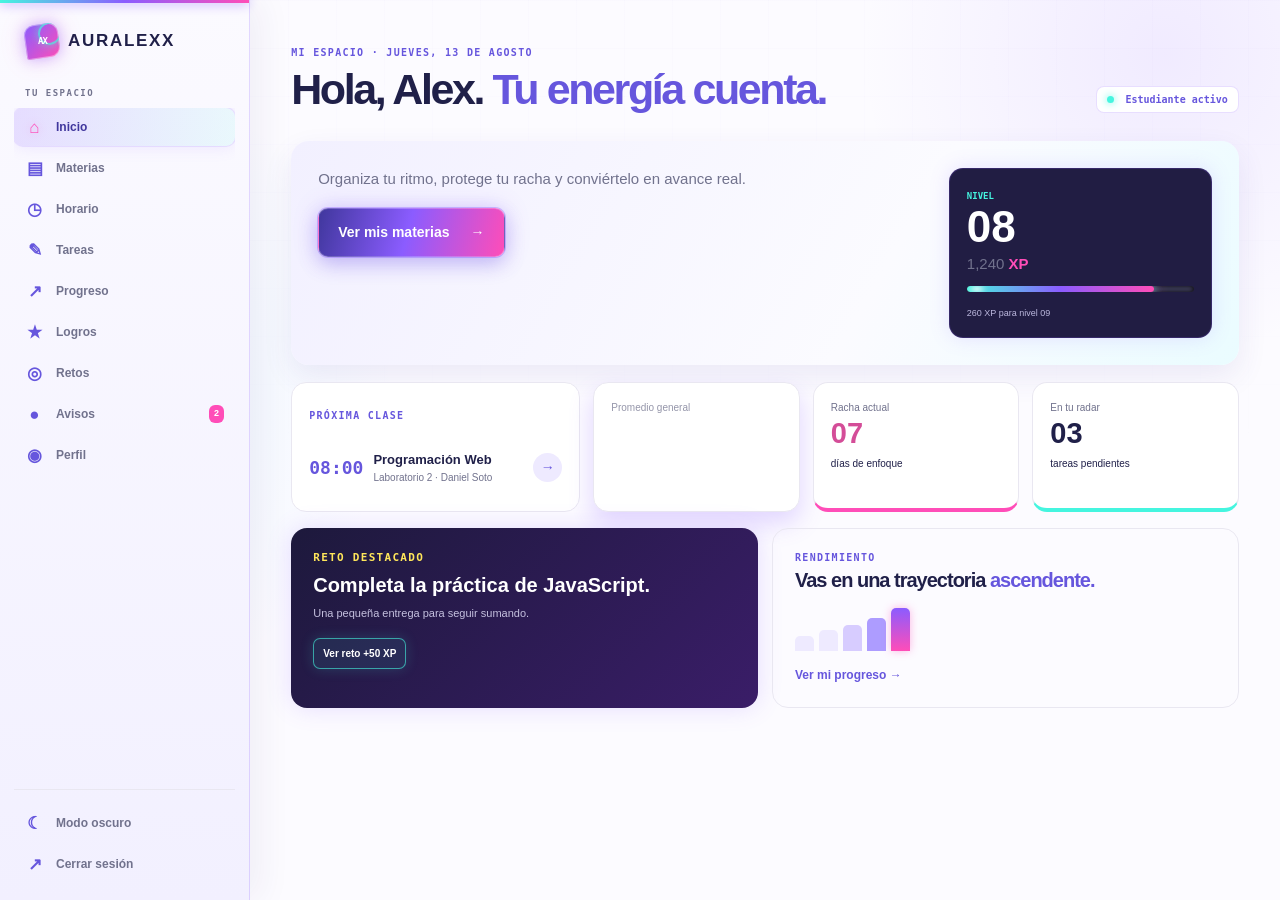
<file: src/index.html>
<!DOCTYPE html>
<html lang="es">
<head>
    <meta charset="UTF-8">
    <meta name="viewport" content="width=device-width, initial-scale=1.0">
    <title>AURALEXX | Aprende. Crea. Evoluciona.</title>
    <link rel="stylesheet" href="css/style.css">
</head>
<body class="dashboard-body sidebar-body">
    <button id="menuToggle" class="menu-toggle" aria-label="Abrir menú" aria-expanded="false">☰</button>
    <div id="sidebarOverlay" class="sidebar-overlay"></div>
    <aside id="sidebar" class="sidebar" aria-label="Navegación principal">
        <a class="brand sidebar-brand" href="#inicio" data-view-link="inicio" aria-label="AURALEXX, inicio"><span class="brand-mark" aria-hidden="true"><i></i><b>AX</b></span><span>AURALEXX</span></a>
        <p class="sidebar-caption">TU ESPACIO</p>
        <nav class="sidebar-nav">
            <button class="sidebar-link active" data-view="inicio"><span>⌂</span>Inicio</button>
            <button class="sidebar-link" data-view="materias"><span>▤</span>Materias</button>
            <button class="sidebar-link" data-view="horario"><span>◷</span>Horario</button>
            <button class="sidebar-link" data-view="tareas"><span>✎</span>Tareas</button>
            <button class="sidebar-link" data-view="progreso"><span>↗</span>Progreso</button>
            <button class="sidebar-link" data-view="logros"><span>★</span>Logros</button>
            <button class="sidebar-link" data-view="retos"><span>◎</span>Retos</button>
            <button class="sidebar-link" data-view="avisos"><span>●</span>Avisos <b>2</b></button>
            <button class="sidebar-link" data-view="perfil"><span>◉</span>Perfil</button>
        </nav>
        <div class="sidebar-bottom">
            <button id="modoBtn" class="sidebar-link mode-link" aria-label="Activar modo oscuro"><span aria-hidden="true">☾</span>Modo oscuro</button>
            <a class="sidebar-link logout-link" href="login.html"><span aria-hidden="true">↗</span>Cerrar sesión</a>
        </div>
    </aside>

    <main class="workspace">
        <section id="inicio" class="view-panel active" data-view-panel="inicio">
            <header class="view-topbar"><div><p class="eyebrow">MI ESPACIO · JUEVES, 13 DE AGOSTO</p><h1>Hola, Alex. <span>Tu energía cuenta.</span></h1></div><div class="top-status"><i></i> Estudiante activo</div></header>
            <div class="home-hero"><div><p>Organiza tu ritmo, protege tu racha y conviértelo en avance real.</p><button class="button button-primary" data-go-to="materias"><span>Ver mis materias</span><span>→</span></button></div><div class="home-level"><span>NIVEL</span><strong>08</strong><p>1,240 <b>XP</b></p><div class="xp-track"><i></i></div><small>260 XP para nivel 09</small></div></div>
            <div class="home-summary">
                <article class="next-class"><p class="eyebrow">PRÓXIMA CLASE</p><time>08:00</time><div><h3>Programación Web</h3><p>Laboratorio 2 · Daniel Soto</p></div><button data-go-to="horario" aria-label="Ver horario">→</button></article>
                <article class="home-stat average-tile"><p>Promedio general</p><strong>92<span>/100</span></strong><small>+4 este período</small></article>
                <article class="home-stat streak-card"><p>Racha actual</p><strong>07</strong><span>días de enfoque</span></article>
                <article class="home-stat task-mini"><p>En tu radar</p><strong>03</strong><span>tareas pendientes</span></article>
            </div>
            <div class="home-bottom">
                <article class="home-challenge"><p class="eyebrow">RETO DESTACADO</p><h2>Completa la práctica de JavaScript.</h2><p>Una pequeña entrega para seguir sumando.</p><button class="challenge-button" data-go-to="retos">Ver reto <span>+50 XP</span></button></article>
                <article class="home-performance"><p class="eyebrow">RENDIMIENTO</p><h2>Vas en una trayectoria <span>ascendente.</span></h2><div class="mini-performance"><i></i><i></i><i></i><i></i><i></i></div><button class="text-link" data-go-to="progreso">Ver mi progreso →</button></article>
            </div>
        </section>

        <section id="materias" class="view-panel" data-view-panel="materias">
            <header class="view-topbar"><div><p class="eyebrow">MI FORMACIÓN</p><h1>Materias que toman <span>forma.</span></h1></div><span class="view-badge">04 activas</span></header>
            <div class="subject-grid view-content">
                <article class="subject-card subject-code"><div class="subject-top"><span class="subject-tag">PROGRAMACIÓN</span><span class="subject-symbol">&lt;/&gt;</span></div><h3>Programación Web</h3><p>Prof. Daniel Soto</p><div class="subject-progress"><span>78% completado</span><div><i style="width:78%"></i></div></div><footer>Próxima: Algoritmos y lógica <b>Hoy · 8:00</b></footer></article>
                <article class="subject-card subject-design"><div class="subject-top"><span class="subject-tag">DISEÑO</span><span class="subject-symbol">✦</span></div><h3>Diseño Web</h3><p>Prof. Carla Mora</p><div class="subject-progress"><span>64% completado</span><div><i style="width:64%"></i></div></div><footer>Próxima: Sistema de color <b>Mañana · 9:00</b></footer></article>
                <article class="subject-card subject-git"><div class="subject-top"><span class="subject-tag">HERRAMIENTAS</span><span class="subject-symbol">⌘</span></div><h3>Git y GitHub</h3><p>Prof. Sergio Vega</p><div class="subject-progress"><span>86% completado</span><div><i style="width:86%"></i></div></div><footer>Próxima: Pull requests <b>Vie · 10:00</b></footer></article>
                <article class="project-card"><p class="eyebrow">PROYECTO INTEGRADOR</p><h3>Portafolio personal</h3><p>Tu espacio para unir lo que estás aprendiendo.</p><span class="project-date">Entrega en 8 días</span><button class="text-link" data-go-to="tareas">Revisar entregables →</button></article>
            </div>
        </section>

        <section id="horario" class="view-panel" data-view-panel="horario">
            <header class="view-topbar"><div><p class="eyebrow">ORGANIZACIÓN</p><h1>Tu semana, <span>sin ruido.</span></h1></div><span class="view-badge today-badge">HOY · JUEVES</span></header>
            <div class="schedule-layout view-content"><div class="schedule-area"><div class="schedule-list"><article class="schedule-now"><time>08:00</time><div><span class="live-label">AHORA</span><h3>Programación Web</h3><p>Laboratorio 2 · Daniel Soto</p></div><button class="circle-button">→</button></article><article><time>09:30</time><div><h3>Diseño Web</h3><p>Virtual · Carla Mora</p></div><span>EN 1 H 30</span></article><article><time>11:00</time><div><h3>Espacio de proyecto</h3><p>Trabajo autónomo</p></div><span>HOY</span></article></div></div><aside class="week-card"><div><p>Esta semana</p><strong>13 <small>— 17 AGO</small></strong></div><div class="week-days"><span><b>L</b><i></i></span><span><b>M</b><i></i></span><span><b>X</b><i></i></span><span class="today"><b>J</b><i></i></span><span><b>V</b><i></i></span></div><p class="week-note"><b>4 sesiones</b> planificadas<br>Tu ritmo va muy bien.</p></aside></div>
        </section>

        <section id="tareas" class="view-panel" data-view-panel="tareas">
            <header class="view-topbar"><div><p class="eyebrow">EN TU RADAR</p><h1>Tareas con <span>intención.</span></h1></div><span class="task-count">03 pendientes</span></header>
            <div class="task-board view-content"><article class="task-priority"><div><span class="priority-label">PRIORIDAD ALTA</span><h3>Proyecto de programación</h3><p>Construye la lógica de validación para el formulario.</p></div><div class="task-meta"><span>Programación Web</span><strong>Entrega mañana</strong></div><button class="task-check" aria-label="Marcar proyecto de programación como completado">✓</button></article><article class="task-row"><span class="task-color coral-dot"></span><div><h3>Diseño de interfaz</h3><p>Diseño Web · Wireframe de la vista móvil</p></div><span class="task-date">LUN · 18 AGO</span><button class="task-check" aria-label="Marcar diseño de interfaz como completado">✓</button></article><article class="task-row"><span class="task-color mint-dot"></span><div><h3>Investigación académica</h3><p>Git y GitHub · Buenas prácticas de ramas</p></div><span class="task-date">MIÉ · 20 AGO</span><button class="task-check" aria-label="Marcar investigación académica como completada">✓</button></article></div>
        </section>

        <section id="progreso" class="view-panel" data-view-panel="progreso">
            <header class="view-topbar"><div><p class="eyebrow">RENDIMIENTO ACADÉMICO</p><h1>Un progreso que <span>se nota.</span></h1></div><span class="view-badge">Promedio 92%</span></header>
            <div class="progress-layout view-content"><article class="progress-card"><div class="progress-header"><div><h2>Evolución académica</h2><p>Tu tendencia mantiene un ritmo positivo.</p></div><strong>92<small>%</small></strong></div><div class="growth-chart"><span>Jun</span><i style="height:42%"></i><span>Jul</span><i style="height:58%"></i><span>Ag</span><i class="current" style="height:83%"></i><span>Meta</span><i class="goal" style="height:92%"></i></div><footer><span>Estado académico</span><b>Excelente rendimiento</b></footer></article><article class="xp-card"><p class="eyebrow">CAMINO AL NIVEL 09</p><h3>Tu energía está creciendo.</h3><div class="xp-amount"><strong id="xpActual">1,240</strong><span>/ 1,500 XP</span></div><div class="xp-track"><i id="xpBar"></i></div><p id="xpMensaje">Te faltan <b>260 XP</b> para desbloquear un nuevo nivel.</p><div class="level-details"><span><b>08</b>Nivel</span><span><b class="streak">07</b> días de racha</span></div></article></div>
        </section>

        <section id="logros" class="view-panel" data-view-panel="logros">
            <header class="view-topbar"><div><p class="eyebrow">TU COLECCIÓN</p><h1>Logros que ya son <span>tuyos.</span></h1></div><span class="view-badge">02 desbloqueados</span></header>
            <div class="achievement-gallery view-content"><article class="achievement unlocked"><span>01</span><div><h3>Primera entrega</h3><p>Completaste tu primera tarea del período.</p><b>DESBLOQUEADO</b></div></article><article class="achievement unlocked fire"><span>07</span><div><h3>Ritmo constante</h3><p>Mantienes 7 días seguidos de enfoque.</p><b>DESBLOQUEADO</b></div></article><article class="achievement locked"><span>★</span><div><h3>Alto rendimiento</h3><p>Alcanza un promedio general de 95%.</p><b>EN PROGRESO · 92%</b></div></article><article class="achievement locked"><span>∞</span><div><h3>Explorador</h3><p>Completa todos los retos de la semana.</p><b>0 / 4 RETOS</b></div></article></div>
        </section>

        <section id="retos" class="view-panel" data-view-panel="retos">
            <header class="view-topbar"><div><p class="eyebrow">ENERGÍA EN ACCIÓN</p><h1>Retos para <span>subir de nivel.</span></h1></div><span class="view-badge neon-badge">+50 XP disponible</span></header>
            <div class="challenges-grid view-content"><article class="daily-challenge"><p class="eyebrow">RETO DEL DÍA</p><span class="challenge-orb">◎</span><h2>Completa la práctica de JavaScript</h2><p>Resuelve los ejercicios de eventos y validación del módulo actual.</p><div><span>RECOMPENSA</span><strong>+50 XP</strong></div><button class="button button-primary challenge-button" type="button">Activar reto <span>→</span></button></article><div class="weekly-challenges"><p class="eyebrow">RETOS SEMANALES</p><article><span>01</span><div><h3>Ordena tus entregas</h3><p>Completa 3 tareas antes de su fecha.</p></div><b>+100 XP</b></article><article><span>02</span><div><h3>Comparte tu avance</h3><p>Actualiza tu portafolio personal.</p></div><b>+75 XP</b></article><article><span>03</span><div><h3>Racha imparable</h3><p>Mantén 10 días consecutivos.</p></div><b>+150 XP</b></article></div></div>
        </section>

        <section id="avisos" class="view-panel" data-view-panel="avisos">
            <header class="view-topbar"><div><p class="eyebrow">ACTUALIZACIONES</p><h1>Lo que necesitas <span>saber.</span></h1></div><span class="view-badge">02 nuevos</span></header>
            <div class="notices-full view-content"><article><span class="notice-dot"></span><div><small>NUEVA ACTIVIDAD · HACE 30 MIN</small><h3>La práctica de JavaScript ya está disponible.</h3><p>Completa los ejercicios de eventos y validación antes del viernes.</p></div></article><article><span class="notice-dot blue"></span><div><small>PRÓXIMA EVALUACIÓN · 22 AGO</small><h3>Diseño Web: repasa la guía de estudio.</h3><p>La evaluación incluirá sistema de color y jerarquía visual.</p></div></article><article><span class="notice-dot lime"></span><div><small>ACTUALIZACIÓN ACADÉMICA</small><h3>Tu asistencia sigue en nivel excelente: 98%.</h3><p>Tu constancia te acerca a un logro especial.</p></div></article></div>
        </section>

        <section id="perfil" class="view-panel" data-view-panel="perfil">
            <header class="view-topbar"><div><p class="eyebrow">MI PERFIL</p><h1>Este avance tiene <span>tu nombre.</span></h1></div><button class="text-link">Editar información →</button></header>
            <div class="profile-layout view-content"><article class="profile-card"><div class="profile-avatar">AA</div><p class="eyebrow">ESTUDIANTE ACTIVO</p><h2>Alex Aguilar</h2><p>Programación Front End · Grupo 08</p><span class="status-dot">Conectado</span></article><div class="profile-info"><article><small>Nivel actual</small><strong>08</strong><span>En crecimiento</span></article><article><small>Experiencia</small><strong>1,240 <em>XP</em></strong><span>Meta: 1,500 XP</span></article><article><small>Racha</small><strong class="streak">07 <em>días</em></strong><span>Tu mejor racha: 12</span></article><article><small>Asistencia</small><strong>98%</strong><span>Excelente registro</span></article><div class="student-details"><p><b>Programa</b> Programación Front End</p><p><b>Correo</b> alex.aguilar@auralexx.edu</p><p><b>Estado</b> Estudiante activo</p></div></div></div>
        </section>
    </main>
    <p id="feedbackXp" class="xp-feedback" role="status" aria-live="polite"></p>
    <script src="js/app.js"></script>
</body>
</html>
</file>
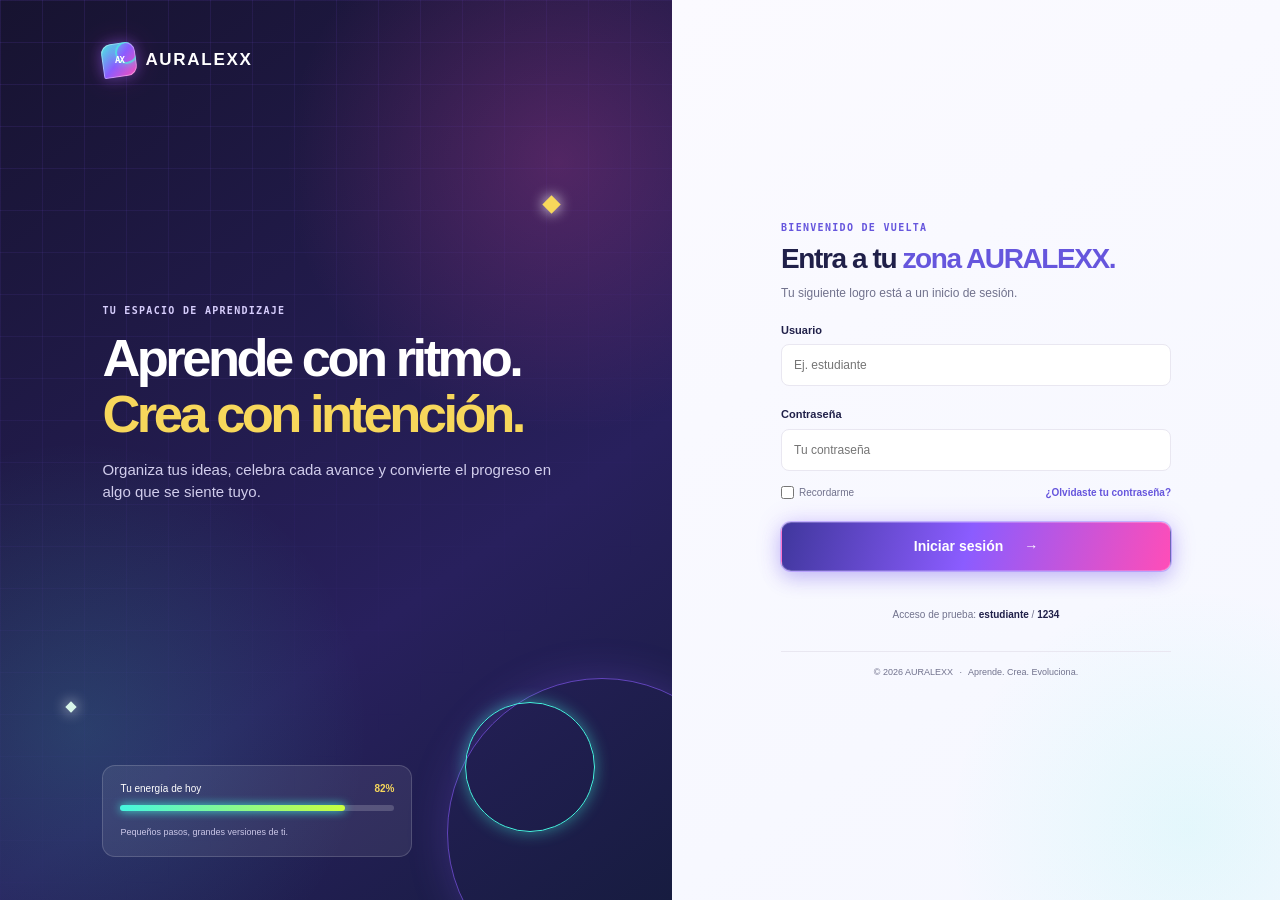
<file: src/login.html>
<!DOCTYPE html>
<html lang="es">
<head>
    <meta charset="UTF-8">
    <meta name="viewport" content="width=device-width, initial-scale=1.0">
    <title>Acceso | AURALEXX</title>
    <link rel="stylesheet" href="css/style.css">
</head>
<body class="login-body neon-login">
    <main class="login-shell">
        <section class="login-intro" aria-label="AURALEXX">
            <a class="brand brand-login" href="login.html" aria-label="AURALEXX, inicio">
                <span class="brand-mark" aria-hidden="true"><i></i><b>AX</b></span>
                <span>AURALEXX</span>
            </a>
            <div class="intro-copy">
                <p class="eyebrow eyebrow-light">TU ESPACIO DE APRENDIZAJE</p>
                <h1>Aprende con ritmo.<br><em>Crea con intención.</em></h1>
                <p>Organiza tus ideas, celebra cada avance y convierte el progreso en algo que se siente tuyo.</p>
            </div>
            <div class="orbit orbit-one" aria-hidden="true"></div>
            <div class="orbit orbit-two" aria-hidden="true"></div>
            <div class="spark spark-one" aria-hidden="true"></div>
            <div class="spark spark-two" aria-hidden="true"></div>
            <div class="intro-meter" aria-label="Progreso de ejemplo">
                <div class="meter-top"><span>Tu energía de hoy</span><strong>82%</strong></div>
                <div class="meter-track"><span></span></div>
                <small>Pequeños pasos, grandes versiones de ti.</small>
            </div>
        </section>

        <section class="login-panel">
            <div class="login-card">
                <p class="eyebrow">BIENVENIDO DE VUELTA</p>
                <h2>Entra a tu <span>zona AURALEXX.</span></h2>
                <p class="login-description">Tu siguiente logro está a un inicio de sesión.</p>

                <form id="loginForm">
                    <div class="field">
                        <label for="usuario">Usuario</label>
                        <input type="text" id="usuario" placeholder="Ej. estudiante" autocomplete="username" required>
                    </div>
                    <div class="field">
                        <label for="password">Contraseña</label>
                        <input type="password" id="password" placeholder="Tu contraseña" autocomplete="current-password" required>
                    </div>
                    <div class="login-options">
                        <label class="remember"><input type="checkbox"><span>Recordarme</span></label>
                        <a href="#recuperar">¿Olvidaste tu contraseña?</a>
                    </div>
                    <button type="submit" class="button button-primary login-button"><span>Iniciar sesión</span><span aria-hidden="true">→</span></button>
                </form>
                <p id="mensajeLogin" class="mensaje-login" role="status" aria-live="polite"></p>
                <p class="login-help">Acceso de prueba: <strong>estudiante</strong> / <strong>1234</strong></p>
                <footer class="login-footer">© 2026 AURALEXX <span>·</span> Aprende. Crea. Evoluciona.</footer>
            </div>
        </section>
    </main>
    <script src="js/app.js"></script>
</body>
</html>
</file>
<file: src/css/style.css>
:root { --ink:#202049; --muted:#71728d; --paper:#fcfbff; --violet:#6656dd; --violet-deep:#40379d; --lilac:#eeeaff; --mint:#d9f6e9; --mint-deep:#16876d; --coral:#ff8178; --sun:#f7d75b; --line:#e9e7f1; --card:#fff; --shadow:0 14px 38px rgba(61,47,118,.08); }
* { box-sizing:border-box; margin:0; }
html { scroll-behavior:smooth; }
body { min-width:320px; overflow-x:hidden; color:var(--ink); background:var(--paper); font:500 14px/1.5 "Segoe UI",Arial,sans-serif; }
button,input { font:inherit; }
button { cursor:pointer; }
a { color:inherit; text-decoration:none; }
.section-wrap { width:min(1160px,88%); margin-inline:auto; }
.eyebrow { color:var(--violet); font:700 10px/1.4 Consolas,monospace; letter-spacing:1.3px; }
.brand { display:inline-flex; align-items:center; gap:9px; color:var(--ink); font-size:17px; font-weight:800; letter-spacing:1.7px; }
.brand-mark { position:relative; display:grid; width:34px; height:34px; place-items:center; overflow:hidden; border-radius:10px 10px 10px 2px; background:var(--violet); color:#fff; transform:rotate(-8deg); }
.brand-mark b { z-index:1; font:800 9px/1 Consolas,monospace; letter-spacing:-1px; transform:rotate(8deg); }.brand-mark i { position:absolute; width:23px;height:23px; border:2px solid #fff; border-radius:50%; opacity:.7; transform:translate(8px,-7px); }
.encabezado { position:sticky;top:0;z-index:10; display:flex;align-items:center;justify-content:space-between; gap:20px; padding:13px 6%; border-bottom:1px solid rgba(233,231,241,.8); background:rgba(252,251,255,.88); backdrop-filter:blur(14px); }
nav { display:flex; gap:21px; overflow:auto; scrollbar-width:none; }nav::-webkit-scrollbar{display:none}nav a { position:relative; padding:5px 0; color:var(--muted); font-size:12px;font-weight:700;white-space:nowrap; }nav a::after { position:absolute;right:0;bottom:0;left:0; height:2px;content:"";border-radius:2px;background:var(--coral);transform:scaleX(0);transition:.2s; }nav a:hover,nav a.activo{color:var(--ink)}nav a.activo::after,nav a:hover::after{transform:scaleX(1)}
.mode-button { display:grid; width:36px;height:36px;place-items:center;border:1px solid var(--line);border-radius:50%;background:var(--card);color:var(--violet);font-size:19px;transition:.2s; }.mode-button:hover{transform:rotate(15deg);border-color:var(--violet)}
.hero { position:relative; display:grid;grid-template-columns:1.4fr .62fr; gap:70px;align-items:center;min-height:395px;padding-block:74px 56px; }.hero::before { position:absolute;top:55px;right:29%;width:38px;height:38px;content:"";border:7px solid var(--sun);border-radius:50%; }.hero::after { position:absolute;top:109px;right:-2%;width:170px;height:170px;content:"";border-radius:44% 56% 53% 47%;background:var(--lilac);z-index:-1; }
.hero h1 { max-width:690px;margin:11px 0 17px;font-size:clamp(35px,4.8vw,61px);line-height:1.08;letter-spacing:-3.5px; }.hero h1 span { color:var(--violet); }.hero-text { max-width:540px;color:var(--muted);font-size:16px; }.button { display:inline-flex;align-items:center;justify-content:center;gap:21px;margin-top:26px;padding:13px 19px;border:0;border-radius:10px;font-weight:800;transition:transform .2s,box-shadow .2s; }.button:hover{transform:translateY(-2px)}.button-primary{color:#fff;background:var(--violet);box-shadow:0 9px 20px rgba(102,86,221,.22)}.button-primary:hover{background:var(--violet-deep);box-shadow:0 12px 25px rgba(102,86,221,.28)}
.hero-pulse { align-self:end;padding:22px;border:1px solid #dcd6ff;border-radius:18px;background:#f4f1ff;transform:rotate(2deg); }.hero-pulse p{font-size:11px;color:var(--muted)}.hero-pulse strong{display:block;margin-top:2px;font-size:20px}.pulse-bars{display:flex;align-items:end;gap:5px;height:43px;margin:14px 0}.pulse-bars i{width:10px;border-radius:5px 5px 2px 2px;background:var(--violet)}.pulse-bars i:nth-child(1){height:27%}.pulse-bars i:nth-child(2){height:45%}.pulse-bars i:nth-child(3){height:63%}.pulse-bars i:nth-child(4){height:42%}.pulse-bars i:nth-child(5){height:78%}.pulse-bars i:nth-child(6){height:68%}.pulse-bars i:nth-child(7){height:100%;background:var(--coral)}.hero-pulse span{color:var(--muted);font-size:11px}.hero-pulse b{display:inline-block;width:7px;height:7px;border-radius:50%;background:var(--mint-deep)}
.student-strip { display:flex;align-items:center;gap:28px;margin-top:-12px;padding:17px 21px;border:1px solid var(--line);border-radius:16px;background:var(--card);box-shadow:var(--shadow); }.student-main{display:flex;align-items:center;gap:13px;min-width:270px}.avatar{display:grid;width:47px;height:47px;place-items:center;border-radius:15px;background:#ffede5;color:#d95950;font-weight:800}.student-main h2{font-size:17px;letter-spacing:-.6px}.student-main span{color:var(--muted);font-size:11px}.student-data{display:flex;flex:1;justify-content:space-around;border-left:1px solid var(--line)}.student-data div{padding-left:22px}.student-data small{display:block;color:var(--muted);font-size:10px}.student-data strong{font-size:18px}.student-data em{color:var(--muted);font-size:10px;font-style:normal}.streak{color:#e66259}.status-dot{margin-left:auto;color:var(--mint-deep);font-size:11px;font-weight:800}.status-dot::before{display:inline-block;width:7px;height:7px;margin-right:6px;content:"";border-radius:50%;background:var(--mint-deep)}
.snapshot { display:grid;grid-template-columns:1.3fr 1fr 1fr .75fr;gap:14px;margin-top:26px; }.snapshot article { min-height:146px;padding:19px;border-radius:16px; }.average-tile{color:#fff;background:var(--violet)}.average-tile p{font-size:11px;opacity:.75}.average-tile div:not(.mini-line){margin:2px 0}.average-tile strong{font-size:43px;line-height:1}.average-tile span{font-size:12px;opacity:.65}.average-tile small{font-size:10px}.mini-line{display:flex;align-items:end;gap:3px;height:15px;margin-top:6px}.mini-line i{width:15px;background:#fff;border-radius:3px 3px 0 0}.mini-line i:nth-child(1){height:35%;opacity:.5}.mini-line i:nth-child(2){height:58%;opacity:.55}.mini-line i:nth-child(3){height:48%;opacity:.65}.mini-line i:nth-child(4){height:77%;opacity:.78}.mini-line i:nth-child(5){height:65%;opacity:.85}.mini-line i:nth-child(6){height:100%}
.compact-stat{display:flex;align-items:center;gap:13px;border:1px solid var(--line);background:var(--card)}.compact-stat.mint{border-bottom:4px solid var(--mint-deep)}.compact-stat.coral{border-bottom:4px solid var(--coral)}.stat-icon{display:grid;width:37px;height:37px;place-items:center;border-radius:50%;background:var(--lilac);font:700 11px 'DM Mono',monospace;color:var(--violet)}.compact-stat p,.attendance-tile p{color:var(--muted);font-size:10px}.compact-stat strong{display:block;font-size:13px}.attendance-tile{background:var(--sun)}.attendance-tile strong{display:block;margin-top:4px;font-size:35px;line-height:1}.attendance-tile span{font-size:10px}
.section-block{margin-top:76px}.section-heading{display:flex;align-items:end;justify-content:space-between;gap:20px;margin-bottom:22px}.section-heading h2{margin-top:4px;font-size:26px;letter-spacing:-1.3px}.text-link{color:var(--violet);font-size:12px;font-weight:800}.text-link span{padding-left:4px}
.subject-grid{display:grid;grid-template-columns:repeat(3,1fr);gap:14px}.subject-card,.project-card{min-height:263px;padding:21px;border-radius:17px}.subject-card{border:1px solid var(--line);background:var(--card);transition:transform .25s,box-shadow .25s}.subject-card:hover{box-shadow:var(--shadow);transform:translateY(-4px)}.subject-top{display:flex;justify-content:space-between;align-items:start}.subject-tag{font:700 9px 'DM Mono',monospace;letter-spacing:.8px}.subject-symbol{display:grid;width:36px;height:36px;place-items:center;border-radius:11px;font-size:17px}.subject-card h3{margin-top:34px;font-size:19px;letter-spacing:-.8px}.subject-card>p{color:var(--muted);font-size:11px}.subject-progress{margin-top:28px}.subject-progress span{display:block;margin-bottom:6px;font-size:10px}.subject-progress div,.xp-track{height:6px;overflow:hidden;border-radius:8px;background:#eeeef4}.subject-progress i,.xp-track i{display:block;height:100%;border-radius:inherit}.subject-card footer{display:flex;justify-content:space-between;gap:8px;margin-top:15px;padding-top:12px;border-top:1px solid var(--line);color:var(--muted);font-size:9px}.subject-card footer b{color:var(--ink);font-weight:800}.subject-code{border-top:4px solid var(--violet)}.subject-code .subject-symbol{background:var(--lilac);color:var(--violet)}.subject-code .subject-progress i{background:var(--violet)}.subject-design{border-top:4px solid var(--coral)}.subject-design .subject-symbol{background:#ffede5;color:#df554b}.subject-design .subject-progress i{background:var(--coral)}.subject-git{border-top:4px solid var(--mint-deep)}.subject-git .subject-symbol{background:var(--mint);color:var(--mint-deep)}.subject-git .subject-progress i{background:var(--mint-deep)}.project-card{position:relative;overflow:hidden;grid-column:span 3;min-height:153px;color:#fff;background:var(--ink)}.project-card::after{position:absolute;right:-24px;bottom:-54px;width:165px;height:165px;content:"";border:23px solid var(--coral);border-radius:45% 55% 53% 47%;transform:rotate(30deg)}.project-card .eyebrow{color:#f7d75b}.project-card h3{margin:5px 0;font-size:20px}.project-card>p{color:#c8c7da;font-size:12px}.project-date{display:inline-block;margin-top:12px;padding:4px 8px;border-radius:5px;background:rgba(255,255,255,.12);font-size:10px;font-weight:800}.project-card a{position:absolute;right:27px;bottom:24px;z-index:1;color:#fff;font-size:12px;font-weight:800}
.schedule-layout{display:grid;grid-template-columns:1.55fr .75fr;gap:18px}.schedule-list{border-top:1px solid var(--line)}.schedule-list article{display:grid;grid-template-columns:72px 1fr auto;align-items:center;gap:14px;min-height:78px;border-bottom:1px solid var(--line)}.schedule-list time{font:700 13px 'DM Mono',monospace;color:var(--muted)}.schedule-list h3{font-size:14px}.schedule-list p{color:var(--muted);font-size:11px}.schedule-list>article>span{color:var(--muted);font:700 9px 'DM Mono',monospace}.schedule-now{margin-inline:-12px;padding-inline:12px;border:1px solid #ddd6ff!important;border-radius:12px;background:#f8f6ff}.live-label{color:var(--violet);font:700 9px 'DM Mono',monospace}.circle-button{display:grid;width:31px;height:31px;place-items:center;border:0;border-radius:50%;background:var(--violet);color:#fff}.week-card{padding:22px;border-radius:17px;background:var(--mint)}.week-card>div:first-child{display:flex;justify-content:space-between}.week-card>div p{font-size:11px}.week-card strong{font-size:14px}.week-card strong small{font-weight:500}.week-days{display:flex;justify-content:space-between;margin-top:38px}.week-days span{text-align:center;font-size:10px}.week-days b{display:grid;width:26px;height:26px;place-items:center;margin-bottom:7px;border-radius:50%;font-weight:700}.week-days i{display:block;width:5px;height:5px;margin:auto;border-radius:50%;background:#7fcfb3}.week-days .today b{color:#fff;background:var(--mint-deep)}.week-days .today i{background:var(--coral)}.week-note{margin-top:21px;padding-top:14px;border-top:1px solid rgba(22,135,109,.2);font-size:11px}.week-note b{color:var(--mint-deep)}
.progress-layout{display:grid;grid-template-columns:1.1fr .9fr;gap:16px}.progress-card,.xp-card{padding:25px;border:1px solid var(--line);border-radius:17px;background:var(--card)}.progress-header{display:flex;justify-content:space-between;gap:20px}.progress-header h2{max-width:350px;font-size:23px;line-height:1.15;letter-spacing:-1px}.progress-header p{margin-top:5px;color:var(--muted);font-size:11px}.progress-header>strong{font-size:43px;color:var(--violet);line-height:1}.progress-header small{font-size:14px}.growth-chart{display:grid;grid-template-columns:repeat(4,1fr);grid-template-rows:95px 18px;align-items:end;gap:9px;margin-top:27px;padding-inline:8px;border-bottom:1px solid var(--line)}.growth-chart i{width:100%;border-radius:6px 6px 0 0;background:#d8d2fb}.growth-chart i.current{background:var(--violet)}.growth-chart i.goal{border:2px dashed var(--mint-deep);background:transparent}.growth-chart span{color:var(--muted);font-size:9px}.progress-card footer{display:flex;justify-content:space-between;margin-top:18px;font-size:11px}.progress-card footer span{color:var(--muted)}.progress-card footer b{color:var(--mint-deep)}.xp-card{color:#fff;border:0;background:var(--ink)}.xp-card .eyebrow{color:var(--sun)}.xp-card h3{margin:8px 0 22px;font-size:22px;letter-spacing:-1px}.xp-amount strong{font-size:34px}.xp-amount span{color:#aaa8c3;font-size:11px}.xp-track{margin:10px 0 9px;background:#444363}.xp-track i{width:82.6%;background:var(--sun)}.xp-card>p:not(.eyebrow){color:#bbb9cf;font-size:11px}.xp-card>p b{color:#fff}.challenge{display:grid;grid-template-columns:1fr auto;gap:3px 10px;margin-top:21px;padding-top:15px;border-top:1px solid #464460}.challenge span{color:var(--sun);font:700 9px 'DM Mono',monospace}.challenge strong{font-size:11px}.challenge-button{grid-row:span 2;align-self:center;padding:7px 9px;border:1px solid #78739d;border-radius:7px;background:transparent;color:#fff;font-size:10px;font-weight:800}.challenge-button.activated{border-color:var(--mint-deep);color:#9be4cc}
.task-count{padding:5px 8px;border-radius:5px;background:#ffede5;color:#c64f46;font:700 10px 'DM Mono',monospace}.task-board{border:1px solid var(--line);border-radius:17px;background:var(--card);overflow:hidden}.task-board article{display:grid;grid-template-columns:1fr auto auto;align-items:center;gap:18px;padding:19px 22px}.task-priority{background:#fff8ea}.priority-label{color:#bd7712;font:700 9px 'DM Mono',monospace}.task-board h3{font-size:14px}.task-board p{color:var(--muted);font-size:11px}.task-meta{text-align:right}.task-meta span,.task-meta strong{display:block;font-size:10px}.task-meta strong{color:#dc574d}.task-check{display:grid;width:27px;height:27px;place-items:center;border:1px solid #d5d2e3;border-radius:50%;background:#fff;color:transparent;transition:.2s}.task-check:hover,.completed .task-check{border-color:var(--mint-deep);background:var(--mint);color:var(--mint-deep)}.completed h3,.completed p{text-decoration:line-through;opacity:.55}.task-row{grid-template-columns:11px 1fr auto auto!important;border-top:1px solid var(--line)}.task-color{width:8px;height:8px;border-radius:50%}.coral-dot{background:var(--coral)}.mint-dot{background:var(--mint-deep)}.task-date{color:var(--muted);font:700 10px 'DM Mono',monospace}
.bottom-grid{display:grid;grid-template-columns:1.35fr .65fr;gap:17px;margin-bottom:70px}.achievement-row{display:grid;grid-template-columns:repeat(3,1fr);gap:12px}.achievement{display:flex;align-items:center;gap:10px;padding:13px;border:1px solid var(--line);border-radius:13px}.achievement>span{display:grid;width:32px;height:32px;place-items:center;border-radius:9px;background:var(--lilac);color:var(--violet);font:700 11px 'DM Mono',monospace}.achievement.fire>span{background:#ffede5;color:#d95348}.achievement h3{font-size:11px}.achievement p{color:var(--muted);font-size:9px}.achievement.locked{opacity:.55}.achievement.locked>span{background:#eeeef4;color:#73728c}.notices{padding:20px;border-radius:17px;background:#f3f1fa}.notices article{display:flex;gap:9px;margin-top:16px}.notice-dot{width:7px;height:7px;flex:0 0 7px;margin-top:5px;border-radius:50%;background:var(--coral)}.notice-dot.blue{background:var(--violet)}.notices small{color:var(--violet);font:700 8px 'DM Mono',monospace}.notices h3{font-size:11px;line-height:1.35}.notices p{color:var(--muted);font-size:9px}.site-footer{display:flex;align-items:center;justify-content:space-between;padding:24px 6%;border-top:1px solid var(--line);background:#fff}.site-footer p,.site-footer>span{color:var(--muted);font-size:11px}.site-footer .brand{font-size:14px}.site-footer .brand-mark{width:27px;height:27px;border-radius:8px}.site-footer .brand-mark i{width:18px;height:18px}.site-footer .brand-mark b{font-size:7px}
/* Login */
.login-body{background:#252158}.login-shell{display:grid;grid-template-columns:1.05fr .95fr;min-height:100svh}.login-intro{position:relative;display:flex;flex-direction:column;overflow:hidden;padding:43px clamp(30px,8vw,120px);color:#fff;background:#252158}.brand-login{color:#fff}.brand-login .brand-mark{background:var(--coral)}.intro-copy{max-width:545px;margin:auto 0}.eyebrow-light{color:#d6cdfc}.intro-copy h1{margin:12px 0 17px;font-size:clamp(36px,4.1vw,57px);line-height:1.06;letter-spacing:-3.5px}.intro-copy em{color:var(--sun);font-style:normal}.intro-copy>p:last-child{max-width:450px;color:#d1cdec;font-size:15px}.orbit{position:absolute;border:1px solid rgba(255,255,255,.18);border-radius:50%;pointer-events:none}.orbit-one{right:-85px;bottom:-88px;width:310px;height:310px}.orbit-two{right:77px;bottom:68px;width:130px;height:130px;border-color:rgba(247,215,91,.55)}.spark{position:absolute;width:13px;height:13px;background:var(--sun);transform:rotate(45deg)}.spark-one{right:17%;top:22%}.spark-two{bottom:21%;left:10%;width:8px;height:8px;background:var(--mint)}.intro-meter{position:relative;z-index:1;max-width:310px;margin-top:34px;padding:15px 17px;border:1px solid rgba(255,255,255,.16);border-radius:13px;background:rgba(255,255,255,.08)}.meter-top{display:flex;justify-content:space-between;font-size:10px}.meter-top strong{color:var(--sun)}.meter-track{height:6px;margin:9px 0;background:rgba(255,255,255,.18);border-radius:8px}.meter-track span{display:block;width:82%;height:100%;border-radius:inherit;background:var(--sun)}.intro-meter small{color:#cbc7e8;font-size:9px}.login-panel{display:grid;place-items:center;padding:32px;background:var(--paper)}.login-card{width:min(390px,100%)}.login-card h2{margin:8px 0;font-size:28px;line-height:1.17;letter-spacing:-1.4px}.login-card h2 span{color:var(--violet)}.login-description{color:var(--muted);font-size:12px}.field{margin-top:20px}.field label{display:block;margin-bottom:6px;font-size:11px;font-weight:800}.field input{width:100%;padding:11px 12px;border:1px solid var(--line);border-radius:8px;outline:0;background:#fff;color:var(--ink);font-size:12px;transition:.2s}.field input:focus{border-color:var(--violet);box-shadow:0 0 0 3px var(--lilac)}.login-options{display:flex;justify-content:space-between;gap:10px;margin-top:14px;font-size:10px}.remember{display:flex;align-items:center;gap:5px;color:var(--muted)}.remember input{accent-color:var(--violet)}.login-options a{color:var(--violet);font-weight:800}.login-button{width:100%;margin-top:22px}.mensaje-login{min-height:20px;margin-top:11px;font-size:10px;font-weight:700}.mensaje-login.success{color:var(--mint-deep)}.mensaje-login.error{color:#cc5147}.login-help{margin-top:5px;color:var(--muted);font-size:10px;text-align:center}.login-help strong{color:var(--ink)}.login-footer{margin-top:29px;padding-top:14px;border-top:1px solid var(--line);color:var(--muted);font-size:9px;text-align:center}.login-footer span{padding-inline:4px}
/* Dark mode */
body.modo-oscuro{--ink:#f0effa;--muted:#aaa9bd;--paper:#171625;--violet:#a99cff;--violet-deep:#c3bbff;--lilac:#2a2743;--mint:#1d4d43;--mint-deep:#70d4b6;--coral:#ff9b94;--sun:#f5d86e;--line:#343246;--card:#211f31;--shadow:0 14px 38px rgba(0,0,0,.24)}body.modo-oscuro .encabezado{background:rgba(23,22,37,.88)}body.modo-oscuro .mode-button{background:var(--card)}body.modo-oscuro .subject-card,body.modo-oscuro .progress-card,body.modo-oscuro .task-board,body.modo-oscuro .student-strip{background:var(--card)}body.modo-oscuro .schedule-now{background:#2a2743;border-color:#49446a!important}body.modo-oscuro .week-card{background:#1e4039}body.modo-oscuro .notices{background:#29263c}body.modo-oscuro .task-priority{background:#383022}body.modo-oscuro .task-check{background:var(--card)}body.modo-oscuro .site-footer{background:#151421}.modo-oscuro .login-panel{background:var(--paper)}.modo-oscuro .field input{background:#29273a;color:var(--ink)}
@media (max-width:900px){.encabezado{padding-inline:4%}.hero{gap:34px}.student-strip{flex-wrap:wrap}.student-data{min-width:50%}.snapshot{grid-template-columns:repeat(2,1fr)}.schedule-layout,.progress-layout,.bottom-grid{grid-template-columns:1fr}.week-card{display:grid;grid-template-columns:1fr 1.4fr 1fr;align-items:center;gap:18px}.week-days{margin:0}.week-note{margin:0;padding:0;border:0}.login-shell{grid-template-columns:.9fr 1.1fr}.login-intro{padding-inline:45px}}
@media (max-width:650px){.encabezado{gap:10px;padding:11px 5%}.brand{font-size:14px}.brand-mark{width:29px;height:29px}nav{order:3;width:100%;gap:17px}.hero{grid-template-columns:1fr;padding-block:55px 35px}.hero::before{right:14%;top:30px}.hero-pulse{max-width:260px;margin-top:4px}.student-strip{margin-top:0}.student-data{width:100%;min-width:100%;padding-top:12px;border-top:1px solid var(--line);border-left:0}.student-data div{padding-left:0}.status-dot{margin-left:0}.snapshot{grid-template-columns:1fr 1fr}.average-tile{grid-column:span 2}.section-block{margin-top:55px}.section-heading h2{font-size:22px}.subject-grid{grid-template-columns:1fr}.project-card{grid-column:span 1}.project-card a{right:20px}.schedule-list article{grid-template-columns:55px 1fr auto}.week-card{grid-template-columns:1fr;padding:20px}.week-days{margin-top:5px}.week-note{margin-top:5px;padding-top:12px;border-top:1px solid rgba(22,135,109,.2)}.progress-header{align-items:end}.task-board article{padding:16px}.task-priority{grid-template-columns:1fr auto}.task-meta{grid-column:1;text-align:left}.task-row{grid-template-columns:8px 1fr auto!important}.task-date{display:none}.achievement-row{grid-template-columns:1fr}.site-footer{align-items:flex-start;flex-direction:column;gap:7px}.login-shell{display:block}.login-intro{min-height:360px;padding:30px}.intro-copy{margin:auto 0 0}.intro-copy h1{font-size:37px}.intro-meter{margin-top:22px}.login-panel{padding:42px 25px}.login-card{max-width:420px}.login-card h2{font-size:26px}}
@media (prefers-reduced-motion:reduce){*,*::before,*::after{scroll-behavior:auto!important;transition:none!important}}

/* ============================================================
   AURALEXX · EVOLUCIÓN NEÓN
   La energía vive en los acentos, conservando superficies claras.
   ============================================================ */
:root {
  --neon-violet:#8b5cff; --neon-blue:#3bbcff; --neon-pink:#ff4db8;
  --neon-lime:#c9ff3f; --neon-yellow:#ffe65a; --neon-cyan:#45f5df;
}
.dashboard-body { background-image:radial-gradient(circle at 91% 6%,rgba(139,92,255,.10),transparent 19rem),radial-gradient(circle at 6% 43%,rgba(59,188,255,.08),transparent 20rem); }
.dashboard-body::before { position:fixed;z-index:-1;inset:0;pointer-events:none;content:"";opacity:.32;background-image:linear-gradient(rgba(102,86,221,.045) 1px,transparent 1px),linear-gradient(90deg,rgba(102,86,221,.045) 1px,transparent 1px);background-size:48px 48px;mask-image:linear-gradient(to bottom,black,transparent 70%); }

/* Marca y navegación */
.brand { transition:filter .28s ease,transform .28s ease; }
.brand:hover { filter:drop-shadow(0 0 8px rgba(139,92,255,.55));transform:translateY(-1px); }
.brand-mark { background:linear-gradient(135deg,var(--neon-violet),var(--neon-pink));box-shadow:0 0 0 1px rgba(255,255,255,.38) inset,0 0 14px rgba(139,92,255,.45),0 0 26px rgba(255,77,184,.18);animation:mark-arrive .8s cubic-bezier(.2,.8,.2,1) both; }
.brand-mark::after { position:absolute;inset:-70% -25%;content:"";background:linear-gradient(110deg,transparent 38%,rgba(255,255,255,.85) 49%,transparent 61%);transform:translateX(-110%) rotate(8deg);animation:brand-scan 4.5s ease-in-out 1.1s infinite; }
.brand-mark i { border-color:var(--neon-cyan);box-shadow:0 0 10px rgba(69,245,223,.85); }
nav a.activo { color:var(--violet);text-shadow:0 0 12px rgba(139,92,255,.3); } nav a::after { height:2px;background:linear-gradient(90deg,var(--neon-violet),var(--neon-pink),var(--neon-cyan));box-shadow:0 0 7px var(--neon-pink); }
.mode-button { border-color:rgba(139,92,255,.36);box-shadow:0 0 0 2px rgba(139,92,255,.07),0 0 12px rgba(139,92,255,.11); }.mode-button:hover { color:var(--neon-pink);box-shadow:0 0 0 2px rgba(255,77,184,.11),0 0 17px rgba(255,77,184,.34); }

/* Botones: halo, barrido luminoso y respuesta de presión */
.button,.challenge-button,.circle-button { position:relative;isolation:isolate;overflow:hidden; }
.button::before,.challenge-button::before { position:absolute;z-index:-1;inset:0;content:"";opacity:0;background:linear-gradient(115deg,transparent 28%,rgba(255,255,255,.62) 46%,transparent 61%);transform:translateX(-115%);transition:transform .56s ease,opacity .2s ease; }
.button-primary { border:1px solid rgba(255,255,255,.22);background:linear-gradient(105deg,var(--violet-deep),var(--neon-violet) 48%,var(--neon-pink));box-shadow:0 0 0 1px rgba(139,92,255,.36),0 8px 19px rgba(102,86,221,.27),0 0 23px rgba(139,92,255,.25); }
.button-primary:hover { background:linear-gradient(105deg,var(--violet-deep),var(--neon-violet) 40%,var(--neon-pink));box-shadow:0 0 0 1px rgba(255,77,184,.45),0 11px 25px rgba(102,86,221,.34),0 0 31px rgba(255,77,184,.38);transform:translateY(-3px) scale(1.015); }
.button:hover::before,.challenge-button:hover::before { opacity:1;transform:translateX(115%); }.button:active,.challenge-button:active,.circle-button:active { transform:translateY(1px) scale(.96); }

/* Superficies: brillo reservado a los puntos de interacción */
.hero::after { background:radial-gradient(circle,rgba(139,92,255,.2),rgba(69,245,223,.08) 43%,transparent 68%); }.hero::before { border-color:var(--neon-yellow);box-shadow:0 0 13px rgba(255,230,90,.65); }.hero-pulse { border-color:rgba(139,92,255,.43);background:linear-gradient(145deg,#f7f4ff,#f3fbff);box-shadow:0 0 0 1px rgba(69,245,223,.12) inset,0 14px 30px rgba(102,86,221,.12); }.pulse-bars i { box-shadow:0 0 8px rgba(139,92,255,.48); }.pulse-bars i:nth-child(7){background:var(--neon-pink);box-shadow:0 0 10px rgba(255,77,184,.65); }
.student-strip { border-color:rgba(139,92,255,.2); }.status-dot::before { background:var(--neon-cyan);box-shadow:0 0 8px var(--neon-cyan); }.average-tile { background:linear-gradient(135deg,#5043b5,#8b5cff 62%,#b14dff);box-shadow:0 11px 25px rgba(139,92,255,.23); }.average-tile::after { position:absolute;content:""; }.compact-stat,.attendance-tile { transition:transform .24s ease,box-shadow .24s ease,border-color .24s ease; }.compact-stat:hover { transform:translateY(-4px);border-color:rgba(139,92,255,.48);box-shadow:0 10px 25px rgba(139,92,255,.15),0 0 16px rgba(69,245,223,.11); }.attendance-tile:hover { transform:rotate(-1.5deg) translateY(-3px);box-shadow:0 0 23px rgba(255,230,90,.38); }.stat-icon { box-shadow:0 0 12px rgba(139,92,255,.2); }

.subject-card { position:relative;overflow:hidden; }.subject-card::after { position:absolute;right:-35px;bottom:-43px;width:105px;height:105px;content:"";border:1px solid currentColor;border-radius:50%;opacity:0;transition:opacity .3s,transform .35s;transform:scale(.6); }.subject-card:hover::after { opacity:.3;transform:scale(1); }.subject-card:hover { box-shadow:0 14px 28px rgba(102,86,221,.13),0 0 19px rgba(139,92,255,.12); }.subject-code:hover{border-color:var(--neon-violet);color:var(--violet)}.subject-design:hover{border-color:var(--neon-pink);color:#de418f}.subject-git:hover{border-color:var(--neon-cyan);color:#118f80}.subject-progress div { box-shadow:inset 0 0 3px rgba(102,86,221,.12); }.subject-progress i { position:relative;box-shadow:0 0 8px currentColor;animation:progress-grow 1.1s cubic-bezier(.2,.8,.2,1) both; }.subject-progress i::after,.xp-track i::after { position:absolute;top:0;bottom:0;width:20px;content:"";background:linear-gradient(90deg,transparent,rgba(255,255,255,.9),transparent);filter:blur(2px);animation:progress-glint 2.6s ease-in-out infinite; }.subject-code .subject-progress i{background:linear-gradient(90deg,var(--violet),var(--neon-cyan))}.subject-design .subject-progress i{background:linear-gradient(90deg,var(--coral),var(--neon-pink))}.subject-git .subject-progress i{background:linear-gradient(90deg,var(--mint-deep),var(--neon-cyan))}.project-card { background:linear-gradient(130deg,#181532,#31216b 58%,#4c1e64);box-shadow:0 0 0 1px rgba(139,92,255,.32),0 16px 34px rgba(39,20,78,.26); }.project-card:hover { box-shadow:0 0 0 1px rgba(255,77,184,.6),0 0 31px rgba(139,92,255,.3),0 17px 38px rgba(39,20,78,.3); }.project-card::before { position:absolute;inset:0;content:"";pointer-events:none;background:linear-gradient(115deg,transparent 42%,rgba(69,245,223,.1),transparent 58%);animation:project-sweep 5s ease-in-out infinite; }

/* Rendimiento y gamificación */
.schedule-now { box-shadow:0 0 0 1px rgba(139,92,255,.12) inset,0 0 18px rgba(139,92,255,.08); }.circle-button { background:linear-gradient(135deg,var(--neon-violet),var(--neon-pink));box-shadow:0 0 13px rgba(139,92,255,.4); }.week-card { box-shadow:0 0 0 1px rgba(69,245,223,.13) inset,0 13px 27px rgba(22,135,109,.1); }.week-days .today b { background:linear-gradient(135deg,var(--mint-deep),var(--neon-cyan));box-shadow:0 0 11px rgba(69,245,223,.6); }
.progress-card { position:relative;overflow:hidden; }.progress-card::before { position:absolute;content:"";width:190px;height:190px;right:-80px;top:-96px;border:1px solid rgba(139,92,255,.25);border-radius:50%;box-shadow:0 0 26px rgba(139,92,255,.14); }.growth-chart i.current{background:linear-gradient(to top,var(--neon-violet),var(--neon-pink));box-shadow:0 0 12px rgba(255,77,184,.52)}.growth-chart i.goal{border-color:var(--neon-cyan);box-shadow:0 0 10px rgba(69,245,223,.38)}.xp-card { position:relative;overflow:hidden;background:linear-gradient(145deg,#17142d,#241545 54%,#1a253f);box-shadow:0 0 0 1px rgba(139,92,255,.46),0 0 26px rgba(139,92,255,.19),0 16px 34px rgba(27,13,55,.3); }.xp-card::before { position:absolute;inset:0;content:"";pointer-events:none;background:radial-gradient(circle at 92% 10%,rgba(255,77,184,.28),transparent 22%),radial-gradient(circle at 3% 95%,rgba(69,245,223,.17),transparent 23%); }.xp-card>* { position:relative;z-index:1; }.xp-amount strong { color:#fff;letter-spacing:-2px;text-shadow:0 0 14px rgba(255,255,255,.17); }.xp-track { height:8px;box-shadow:inset 0 0 5px #000; }.xp-track i { position:relative;width:82.6%;background:linear-gradient(90deg,var(--neon-cyan),var(--neon-violet),var(--neon-pink));box-shadow:0 0 8px var(--neon-cyan),0 0 15px var(--neon-pink);transition:width .65s cubic-bezier(.2,.85,.25,1);animation:progress-grow 1.2s cubic-bezier(.2,.8,.2,1) both; }.challenge { margin-left:-4px;margin-right:-4px;padding:15px 5px 2px;border-radius:9px;transition:background .25s,transform .25s; }.challenge:hover { background:rgba(139,92,255,.15);transform:translateX(3px); }.challenge-button { border-color:rgba(69,245,223,.6);background:rgba(69,245,223,.08);box-shadow:0 0 13px rgba(69,245,223,.17); }.challenge-button:hover { border-color:var(--neon-cyan);color:var(--neon-cyan);box-shadow:0 0 17px rgba(69,245,223,.38); }.challenge-button.activated { animation:activated-pulse .65s ease both; }

.task-board { box-shadow:0 10px 27px rgba(53,39,108,.06); }.task-priority { position:relative;overflow:hidden; }.task-priority::before { position:absolute;top:0;bottom:0;left:0;width:3px;content:"";background:linear-gradient(var(--neon-pink),var(--neon-yellow));box-shadow:0 0 12px var(--neon-pink); }.task-row { transition:background .2s ease,transform .2s ease; }.task-row:hover { background:rgba(139,92,255,.045);transform:translateX(3px); }.task-check:hover,.completed .task-check { box-shadow:0 0 11px rgba(69,245,223,.52); }.task-complete-pop { animation:task-pop .65s cubic-bezier(.2,.8,.25,1); }.xp-feedback { position:fixed;z-index:30;right:22px;bottom:22px;padding:11px 15px;border:1px solid rgba(69,245,223,.65);border-radius:10px;background:#1a1931;color:var(--neon-cyan);box-shadow:0 0 22px rgba(69,245,223,.3);font:700 11px Consolas,monospace;opacity:0;pointer-events:none;transform:translateY(18px);transition:opacity .22s,transform .22s; }.xp-feedback.show { opacity:1;transform:translateY(0); }

.achievements { padding:3px; }.achievement { transition:transform .22s,box-shadow .22s,border-color .22s; }.achievement:hover { transform:translateY(-4px) rotate(-.5deg);border-color:rgba(139,92,255,.5);box-shadow:0 0 17px rgba(139,92,255,.16); }.achievement.unlocked>span { box-shadow:0 0 12px rgba(139,92,255,.35); }.achievement.fire>span { box-shadow:0 0 12px rgba(255,77,184,.4); }.achievement.locked:hover { filter:saturate(1.4); }.notices { border:1px solid rgba(139,92,255,.14); }.notice-dot { box-shadow:0 0 8px var(--neon-pink); }.notice-dot.blue { background:var(--neon-cyan);box-shadow:0 0 8px var(--neon-cyan); }

/* Login: neón contenido dentro de un marco oscuro */
.neon-login .login-intro { background:radial-gradient(circle at 83% 18%,rgba(255,77,184,.22),transparent 17rem),radial-gradient(circle at 12% 81%,rgba(69,245,223,.15),transparent 18rem),linear-gradient(145deg,#171330,#28205d 65%,#171c40); }.neon-login .login-intro::before { position:absolute;inset:0;content:"";pointer-events:none;background-image:linear-gradient(rgba(139,92,255,.12) 1px,transparent 1px),linear-gradient(90deg,rgba(139,92,255,.12) 1px,transparent 1px);background-size:42px 42px;mask-image:linear-gradient(145deg,black,transparent 74%); }.neon-login .brand-login { position:relative;z-index:1; }.neon-login .intro-copy,.neon-login .intro-meter { z-index:1; }.neon-login .brand-login .brand-mark { background:linear-gradient(135deg,var(--neon-cyan),var(--neon-violet),var(--neon-pink)); }.neon-login .orbit-one { border-color:rgba(139,92,255,.62);box-shadow:0 0 40px rgba(139,92,255,.22); }.neon-login .orbit-two { border-color:var(--neon-cyan);box-shadow:0 0 16px rgba(69,245,223,.47); }.neon-login .spark { box-shadow:0 0 14px currentColor; }.neon-login .login-panel { position:relative;background:linear-gradient(145deg,#fbfaff,#f5f7ff); }.neon-login .login-panel::before { position:absolute;inset:0;content:"";pointer-events:none;background:radial-gradient(circle at 85% 92%,rgba(69,245,223,.10),transparent 15rem); }.neon-login .login-card { position:relative;z-index:1; }.neon-login .field input:focus { border-color:var(--neon-violet);box-shadow:0 0 0 3px rgba(139,92,255,.15),0 0 15px rgba(139,92,255,.16); }.neon-login .meter-track span { background:linear-gradient(90deg,var(--neon-cyan),var(--neon-lime));box-shadow:0 0 10px var(--neon-cyan); }

/* Dark mode: la capa neón gana intensidad sin perder lectura */
body.modo-oscuro.dashboard-body { background-image:radial-gradient(circle at 92% 5%,rgba(139,92,255,.2),transparent 19rem),radial-gradient(circle at 5% 38%,rgba(69,245,223,.11),transparent 20rem); }body.modo-oscuro .hero-pulse { background:linear-gradient(145deg,#262043,#1c2745);border-color:rgba(139,92,255,.58); }body.modo-oscuro .compact-stat,body.modo-oscuro .attendance-tile { background:var(--card); }body.modo-oscuro .attendance-tile { border:1px solid rgba(255,230,90,.34); }body.modo-oscuro .project-card { background:linear-gradient(130deg,#100e23,#281949 58%,#44134f); }body.modo-oscuro .notices { background:#211d39;box-shadow:0 0 20px rgba(139,92,255,.08); }body.modo-oscuro .task-priority { background:#302339; }body.modo-oscuro .site-footer { border-color:#302d46; }body.modo-oscuro .neon-login .login-panel { background:#171625; }

/* Entradas con propósito */
.reveal-on-scroll { opacity:0;transform:translateY(18px);transition:opacity .58s ease,transform .58s cubic-bezier(.2,.75,.25,1); }.reveal-on-scroll.is-visible { opacity:1;transform:translateY(0); }.section-block.is-visible .subject-card:nth-child(2),.section-block.is-visible .achievement:nth-child(2) { transition-delay:.08s; }.section-block.is-visible .subject-card:nth-child(3),.section-block.is-visible .achievement:nth-child(3) { transition-delay:.16s; }
@keyframes mark-arrive { 0% { opacity:0;transform:rotate(-28deg) scale(.55);filter:brightness(2); } 70% { transform:rotate(-5deg) scale(1.08); } 100% { opacity:1;transform:rotate(-8deg) scale(1); } }@keyframes brand-scan { 0%,25% { transform:translateX(-120%) rotate(8deg); } 46%,100% { transform:translateX(135%) rotate(8deg); } }@keyframes progress-grow { from { transform:scaleX(.05);transform-origin:left; } to { transform:scaleX(1);transform-origin:left; } }@keyframes progress-glint { 0%,55% { left:-28px; } 100% { left:110%; } }@keyframes project-sweep { 0%,55% { transform:translateX(-110%); } 100% { transform:translateX(125%); } }@keyframes activated-pulse { 0% { box-shadow:0 0 0 0 rgba(69,245,223,.7); } 100% { box-shadow:0 0 0 13px rgba(69,245,223,0); } }@keyframes task-pop { 0% { background:rgba(69,245,223,.28);transform:scale(1); } 35% { transform:scale(1.012); } 100% { background:transparent;transform:scale(1); } }
@media (max-width:650px) { .xp-feedback { right:14px;bottom:14px;left:14px;text-align:center; }.subject-card:hover,.compact-stat:hover,.achievement:hover { transform:translateY(-2px); }.dashboard-body::before { background-size:36px 36px; } }
@media (prefers-reduced-motion:reduce) { .brand-mark,.brand-mark::after,.subject-progress i,.xp-track i,.project-card::before,.challenge-button.activated,.task-complete-pop { animation:none!important; }.reveal-on-scroll { opacity:1;transform:none; }.button:hover,.subject-card:hover,.compact-stat:hover,.achievement:hover { transform:none; } }

/* ============================================================
   NAVEGACIÓN LATERAL · AURALEXX
   ============================================================ */
.sidebar-body { min-height:100vh; padding-left:250px; }
.sidebar { position:fixed;z-index:20;inset:0 auto 0 0;display:flex;width:250px;flex-direction:column;padding:24px 14px 17px;border-right:1px solid rgba(139,92,255,.22);background:linear-gradient(180deg,#fbfaff 0%,#f2f0ff 100%);box-shadow:10px 0 32px rgba(48,33,110,.06); }
.sidebar::before { position:absolute;top:0;right:0;left:0;height:3px;content:"";background:linear-gradient(90deg,var(--neon-cyan),var(--neon-violet),var(--neon-pink));box-shadow:0 0 12px var(--neon-violet); }.sidebar-brand{margin:0 11px 30px}.sidebar-caption{margin:0 11px 10px;color:var(--muted);font:700 9px Consolas,monospace;letter-spacing:1.5px}.sidebar-nav{display:grid;gap:3px}.sidebar-link{position:relative;display:flex;align-items:center;gap:12px;width:100%;padding:10px 11px;border:0;border-radius:9px;background:transparent;color:var(--muted);font-size:12px;font-weight:800;text-align:left;transition:transform .2s,background .2s,color .2s,box-shadow .2s}.sidebar-link>span{display:grid;width:19px;place-items:center;color:var(--violet);font-size:17px;line-height:1}.sidebar-link:hover{background:rgba(139,92,255,.09);color:var(--ink);transform:translateX(3px);box-shadow:0 0 14px rgba(139,92,255,.1)}.sidebar-link.active{color:var(--violet-deep);background:linear-gradient(100deg,rgba(139,92,255,.18),rgba(69,245,223,.09));box-shadow:0 0 0 1px rgba(139,92,255,.13),0 0 17px rgba(139,92,255,.14)}.sidebar-link.active::before{position:absolute;top:9px;bottom:9px;left:-14px;width:3px;content:"";border-radius:0 4px 4px 0;background:linear-gradient(var(--neon-cyan),var(--neon-pink));box-shadow:0 0 9px var(--neon-pink)}.sidebar-link.active>span{color:var(--neon-pink);filter:drop-shadow(0 0 5px rgba(255,77,184,.45))}.sidebar-link b{margin-left:auto;padding:2px 5px;border-radius:6px;background:var(--neon-pink);color:#fff;font-size:9px}.sidebar-bottom{margin-top:auto;padding-top:11px;border-top:1px solid var(--line)}.mode-link,.logout-link{margin-top:3px}.logout-link:hover{color:#d94e7a}.menu-toggle,.sidebar-overlay{display:none}
.workspace{width:min(1210px,92%);margin:auto;padding:46px 0 70px}.view-panel{display:none;animation:view-in .48s cubic-bezier(.2,.8,.2,1) both}.view-panel.active{display:block}.view-topbar{display:flex;align-items:end;justify-content:space-between;gap:20px;margin-bottom:28px}.view-topbar h1{margin-top:6px;font-size:clamp(30px,4vw,43px);line-height:1.1;letter-spacing:-2.4px}.view-topbar h1 span,.home-performance h2 span{color:var(--violet)}.top-status,.view-badge{padding:7px 10px;border:1px solid rgba(139,92,255,.2);border-radius:8px;background:#fff;color:var(--violet);font:700 10px Consolas,monospace;white-space:nowrap}.top-status i{display:inline-block;width:7px;height:7px;margin-right:5px;border-radius:50%;background:var(--neon-cyan);box-shadow:0 0 8px var(--neon-cyan)}.today-badge{color:var(--mint-deep);border-color:rgba(22,135,109,.26)}.neon-badge{color:#c6539e;border-color:rgba(255,77,184,.34);box-shadow:0 0 14px rgba(255,77,184,.13)}.view-content{width:100%;margin:0}
/* Inicio compacto */
.home-hero{display:grid;grid-template-columns:1.4fr .6fr;gap:17px;margin-bottom:17px;padding:27px;border-radius:18px;background:linear-gradient(120deg,#f2f0ff,#fbfbff 62%,#eafcff);box-shadow:0 12px 30px rgba(70,52,152,.09)}.home-hero>div>p{max-width:500px;color:var(--muted);font-size:15px}.home-hero .button{margin-top:17px}.home-level{padding:15px 17px;border:1px solid rgba(139,92,255,.2);border-radius:14px;background:#211d43;color:#fff;box-shadow:0 0 20px rgba(139,92,255,.17)}.home-level>span{color:var(--neon-cyan);font:700 9px Consolas,monospace}.home-level strong{display:block;font-size:44px;line-height:1}.home-level p{margin:4px 0;color:#e8e6ff;font-size:11px}.home-level p b{color:var(--neon-pink)}.home-level .xp-track{height:6px}.home-level small{color:#bdb9df;font-size:9px}.home-summary{display:grid;grid-template-columns:1.4fr repeat(3,1fr);gap:13px}.home-summary article{min-height:130px;border:1px solid var(--line);border-radius:15px;background:var(--card)}.next-class{display:grid;grid-template-columns:auto 1fr auto;gap:10px;align-items:center;padding:17px}.next-class .eyebrow{grid-column:1/-1}.next-class time{color:var(--violet);font:800 18px Consolas,monospace}.next-class h3{font-size:13px}.next-class p:not(.eyebrow){color:var(--muted);font-size:10px}.next-class button{display:grid;width:29px;height:29px;place-items:center;border:0;border-radius:50%;background:var(--lilac);color:var(--violet);font-weight:800}.home-stat{padding:17px}.home-stat p{font-size:10px;color:var(--muted)}.home-stat strong{display:block;margin:4px 0;font-size:29px;line-height:1}.home-stat strong span{font-size:10px}.home-stat small,.home-stat>span{font-size:10px}.streak-card{border-bottom:4px solid var(--neon-pink)!important}.streak-card strong{color:#d44d98}.task-mini{border-bottom:4px solid var(--neon-cyan)!important}.home-bottom{display:grid;grid-template-columns:1fr 1fr;gap:14px;margin-top:16px}.home-bottom article{min-height:178px;padding:22px;border-radius:16px}.home-challenge{color:#fff;background:linear-gradient(135deg,#1d193c,#3a1d68);box-shadow:0 0 25px rgba(139,92,255,.19)}.home-challenge .eyebrow{color:var(--neon-yellow)}.home-challenge h2{margin:5px 0;font-size:20px}.home-challenge>p{color:#c5c1df;font-size:11px}.home-challenge .challenge-button{margin-top:16px}.home-performance{border:1px solid var(--line)}.home-performance h2{font-size:20px;letter-spacing:-1px}.mini-performance{display:flex;align-items:end;gap:5px;height:43px;margin:13px 0}.mini-performance i{width:19px;border-radius:5px 5px 0 0;background:var(--lilac)}.mini-performance i:nth-child(1){height:35%}.mini-performance i:nth-child(2){height:48%}.mini-performance i:nth-child(3){height:61%;background:#d7ccff}.mini-performance i:nth-child(4){height:77%;background:#ad9cff}.mini-performance i:nth-child(5){height:100%;background:linear-gradient(var(--neon-violet),var(--neon-pink));box-shadow:0 0 9px rgba(255,77,184,.4)}.home-performance .text-link{border:0;background:transparent;padding:0}
/* Vistas específicas */
.schedule-layout{width:100%;margin:0}.schedule-area{min-width:0}.achievement-gallery{display:grid;grid-template-columns:repeat(2,1fr);gap:15px}.achievement-gallery .achievement{min-height:128px;padding:18px}.achievement-gallery .achievement>span{width:44px;height:44px;font-size:14px}.achievement-gallery h3{font-size:15px}.achievement-gallery p{font-size:11px}.achievement-gallery b{display:block;margin-top:7px;color:var(--violet);font:700 9px Consolas,monospace}.challenges-grid{display:grid;grid-template-columns:.9fr 1.1fr;gap:16px}.daily-challenge{position:relative;overflow:hidden;padding:27px;border:1px solid rgba(139,92,255,.4);border-radius:18px;color:#fff;background:linear-gradient(145deg,#17142d,#302161 62%,#412150);box-shadow:0 0 28px rgba(139,92,255,.18)}.daily-challenge::after{position:absolute;right:-55px;bottom:-60px;width:180px;height:180px;content:"";border:25px solid rgba(69,245,223,.25);border-radius:50%}.daily-challenge>*{position:relative;z-index:1}.daily-challenge .eyebrow{color:var(--neon-yellow)}.challenge-orb{display:grid;width:45px;height:45px;place-items:center;margin:17px 0 11px;border-radius:50%;background:linear-gradient(135deg,var(--neon-cyan),var(--neon-violet));box-shadow:0 0 18px rgba(69,245,223,.6);font-size:25px}.daily-challenge h2{font-size:23px;line-height:1.13}.daily-challenge>p:not(.eyebrow){margin:9px 0;color:#c8c5dc;font-size:11px}.daily-challenge>div{display:flex;justify-content:space-between;margin-top:18px;padding:10px 0;border-top:1px solid rgba(255,255,255,.13);font-size:10px}.daily-challenge>div strong{color:var(--neon-cyan)}.weekly-challenges{padding:10px 0}.weekly-challenges>article{display:grid;grid-template-columns:34px 1fr auto;gap:12px;align-items:center;padding:17px 0;border-bottom:1px solid var(--line)}.weekly-challenges>article>span{display:grid;width:30px;height:30px;place-items:center;border-radius:8px;background:var(--lilac);color:var(--violet);font:700 10px Consolas,monospace}.weekly-challenges h3{font-size:13px}.weekly-challenges p{color:var(--muted);font-size:10px}.weekly-challenges b{color:var(--mint-deep);font-size:10px}.notices-full{border:1px solid var(--line);border-radius:17px;background:var(--card);overflow:hidden}.notices-full article{display:flex;gap:14px;padding:22px;border-bottom:1px solid var(--line)}.notices-full article:last-child{border:0}.notices-full small{color:var(--violet);font:700 9px Consolas,monospace}.notices-full h3{margin:3px 0;font-size:15px}.notices-full p{color:var(--muted);font-size:11px}.notice-dot.lime{background:var(--neon-lime);box-shadow:0 0 8px var(--neon-lime)}.profile-layout{display:grid;grid-template-columns:.7fr 1.3fr;gap:16px}.profile-card{padding:28px;border-radius:17px;color:#fff;background:linear-gradient(145deg,#1b173a,#35205d)}.profile-avatar{display:grid;width:70px;height:70px;place-items:center;margin-bottom:23px;border:2px solid var(--neon-cyan);border-radius:22px;background:linear-gradient(135deg,var(--neon-pink),var(--neon-violet));box-shadow:0 0 18px rgba(69,245,223,.4);font-size:23px;font-weight:800}.profile-card .eyebrow{color:var(--neon-yellow)}.profile-card h2{margin:4px 0;font-size:22px}.profile-card>p:not(.eyebrow){color:#c5c1df;font-size:11px}.profile-card .status-dot{display:inline-block;margin-top:20px;color:var(--neon-cyan)}.profile-info{display:grid;grid-template-columns:1fr 1fr;gap:13px}.profile-info>article,.student-details{padding:18px;border:1px solid var(--line);border-radius:14px;background:var(--card)}.profile-info small,.profile-info span{display:block;color:var(--muted);font-size:10px}.profile-info strong{display:block;margin:5px 0;font-size:28px}.profile-info em{font-size:11px;font-style:normal}.student-details{grid-column:1/-1}.student-details p{display:inline-block;width:32%;color:var(--muted);font-size:11px}.student-details b{display:block;color:var(--ink);font-size:10px}
body.modo-oscuro .sidebar{background:linear-gradient(180deg,#171525,#211b38);border-color:rgba(139,92,255,.35);box-shadow:8px 0 28px rgba(0,0,0,.25)}body.modo-oscuro .sidebar-link.active{color:#eeeaff;background:linear-gradient(100deg,rgba(139,92,255,.25),rgba(69,245,223,.09))}body.modo-oscuro .sidebar-link:hover{color:#fff}body.modo-oscuro .home-hero{background:linear-gradient(120deg,#25213e,#1b253d)}body.modo-oscuro .home-summary article,body.modo-oscuro .home-performance,body.modo-oscuro .notices-full,body.modo-oscuro .profile-info>article,body.modo-oscuro .student-details{background:var(--card)}body.modo-oscuro .top-status,body.modo-oscuro .view-badge{background:#211f31}.modo-oscuro .home-level{background:#111021}
@keyframes view-in{from{opacity:0;transform:translateY(13px)}to{opacity:1;transform:translateY(0)}}
@media(max-width:900px){.sidebar-body{padding-left:220px}.sidebar{width:220px}.workspace{width:90%}.home-summary{grid-template-columns:repeat(2,1fr)}.next-class{grid-column:span 2}.home-hero,.challenges-grid{grid-template-columns:1fr}.profile-layout{grid-template-columns:1fr}.profile-card{display:grid;grid-template-columns:auto 1fr;column-gap:18px}.profile-avatar{grid-row:span 3}.profile-card .status-dot{grid-column:1/-1}}
@media(max-width:650px){.sidebar-body{padding-left:0}.sidebar{left:-260px;width:250px;transition:left .28s ease;box-shadow:12px 0 35px rgba(0,0,0,.23)}.sidebar.is-open{left:0}.sidebar-overlay{position:fixed;z-index:19;inset:0;display:block;background:rgba(12,10,28,.45);opacity:0;pointer-events:none;transition:opacity .25s}.sidebar-overlay.is-visible{opacity:1;pointer-events:auto}.menu-toggle{position:fixed;z-index:18;top:14px;left:14px;display:grid;width:38px;height:38px;place-items:center;border:1px solid rgba(139,92,255,.4);border-radius:10px;background:var(--card);color:var(--violet);box-shadow:0 0 15px rgba(139,92,255,.17);font-size:19px}.workspace{width:88%;padding-top:76px}.view-topbar{align-items:flex-start;flex-direction:column;margin-bottom:20px}.view-topbar h1{font-size:31px}.home-hero{padding:20px}.home-summary{grid-template-columns:1fr}.next-class{grid-column:span 1}.home-bottom,.achievement-gallery{grid-template-columns:1fr}.profile-info{grid-template-columns:1fr}.student-details p{display:block;width:100%;margin:8px 0}.schedule-list article{grid-template-columns:53px 1fr auto}.task-board article{padding:15px}.weekly-challenges>article{grid-template-columns:30px 1fr}.weekly-challenges b{grid-column:2}.profile-card{display:block}.profile-avatar{margin-bottom:18px}}
</file>
